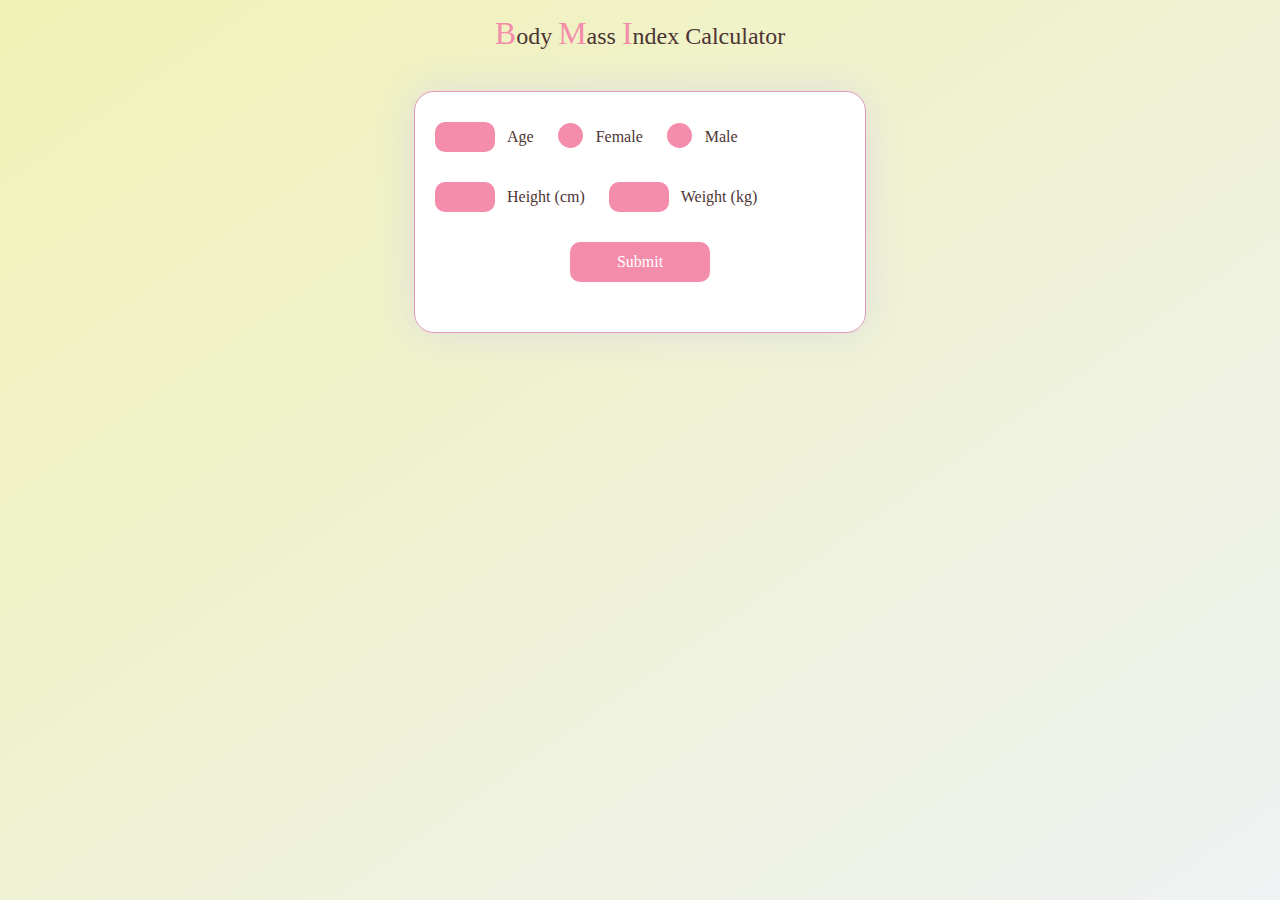
<file: BMICalculator/index.html>
<head>
  <link href="calculator.css" rel="stylesheet" />
</head>
<body>
  <h3><b>B</b>ody <b>M</b>ass <b>I</b>ndex Calculator</h3>
  <form class="form" id="form" onsubmit="return validateForm()">
    <div class="row-one">
      <input
        type="text"
        class="text-input"
        id="age"
        autocomplete="off"
        required
      />
      <p class="text">Age</p>
      <label class="container">
        <input type="radio" name="radio" id="f" />
        <p class="text">Female</p>
        <span class="checkmark"></span>
      </label>
      <label class="container">
        <input type="radio" name="radio" id="m" />
        <p class="text">Male</p>
        <span class="checkmark"></span>
      </label>
    </div>

    <div class="row-two">
      <input
        type="text"
        class="text-input"
        id="height"
        autocomplete="off"
        required
      />
      <p class="text">Height (cm)</p>
      <input
        type="text"
        class="text-input"
        id="weight"
        autocomplete="off"
        required
      />
      <p class="text">Weight (kg)</p>
    </div>
    <button type="button" id="submit">Submit</button>
  </form>
  <script src="calculator.js"></script>
</body>
</file>
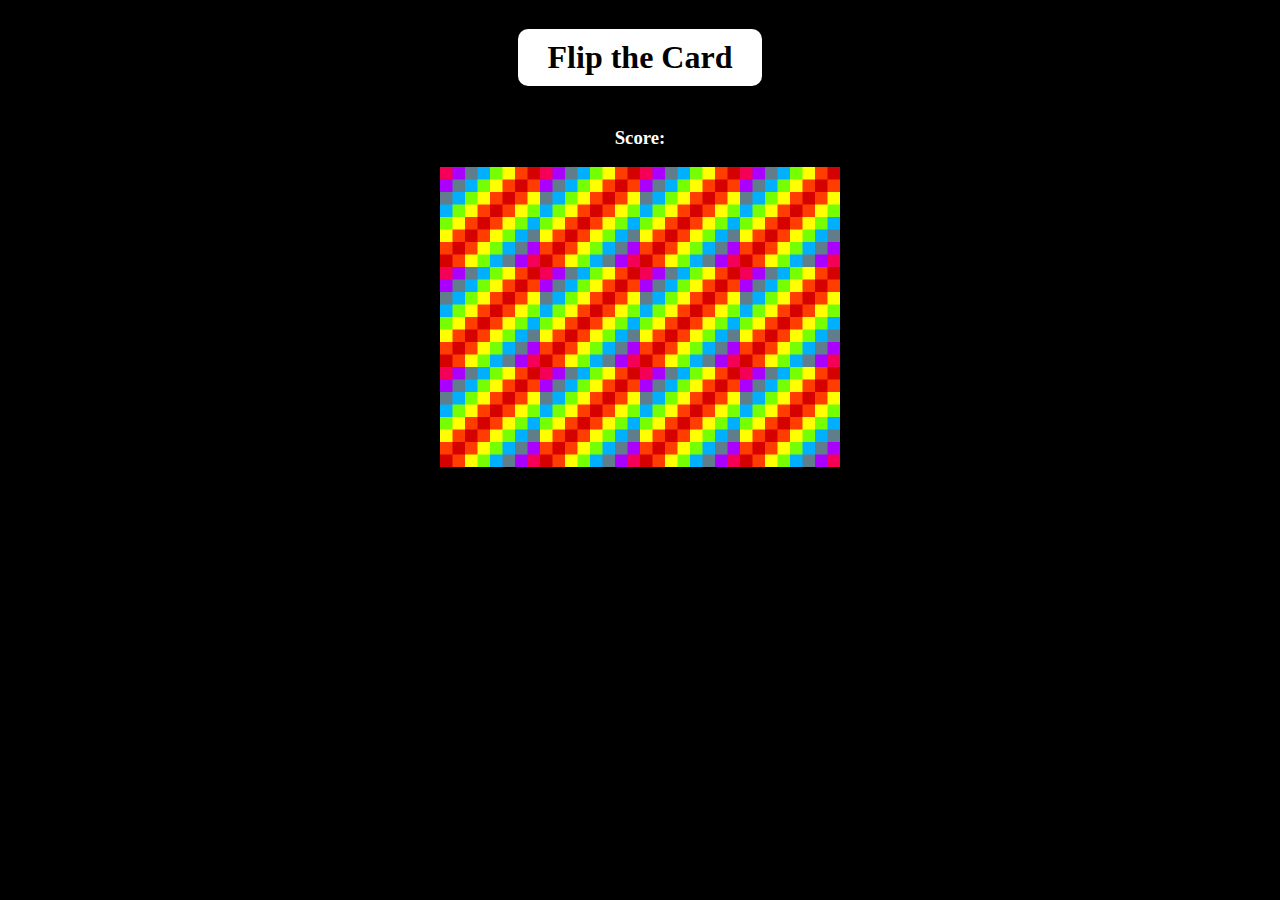
<file: flip the card/index.html>
<!DOCTYPE html>
<html lang="en" dir="ltr">
<head>
  <meta charset="UTF-8">
  <title>Memory Game</title>
  <link rel="stylesheet" href="style.css"></link>
  <script src="app.js" charset="utf-8"></script>
</head>
<body>
  <h1>Flip the Card</h1>

  <h3>Score:<span id="result"></span></h3>

  <div class="grid">
  </div>

</body>
</html>
</file>
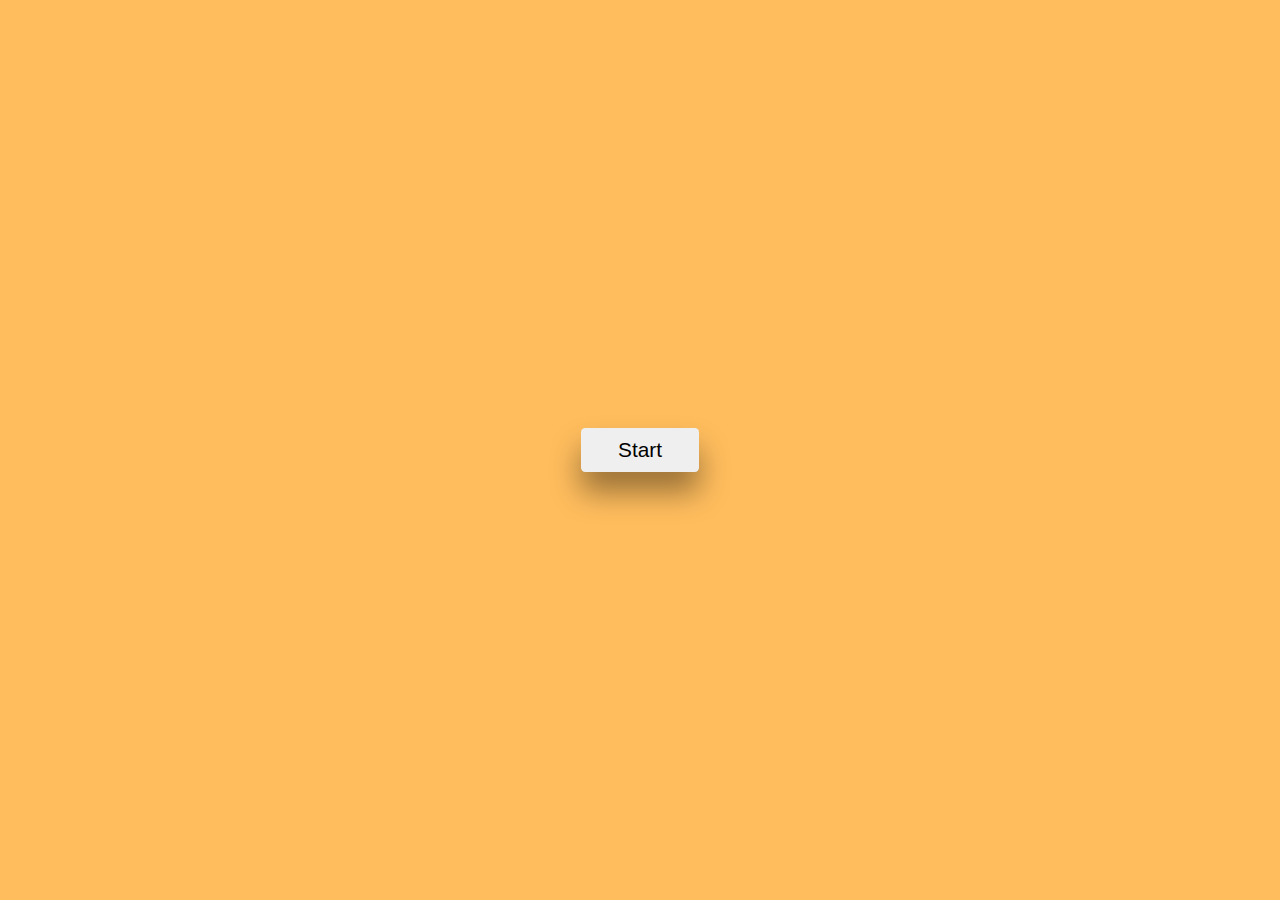
<file: Quiz Webpage/index.html>
<!DOCTYPE html>
<html lang="en">
  <head>
    <!-- Required meta tags -->
    <meta charset="utf-8" />
    <meta name="viewport" content="width=device-width, initial-scale=1" />
    <meta name="viewport" content="width=device-width, initial-scale=1.0, maximum-scale=1.0, user-scalable=no" />

    <!-- CSS -->
    <link rel="stylesheet" href="style quiz.css" />
   

    <title>Quiz App using JavaScript - @code.scientist x @codingtorque</title>
  </head>

  <body>
    <!-- Further code here -->
    <div class="start-screen">
      <button id="start-button">Start</button>
    </div>
    <div id="display-container">
      <div class="header">
        <div class="number-of-count">
          <span class="number-of-question">1 of 10 questions</span>
        </div>
        <div class="timer-div">
          <img src="img/time-png-6175.png" width="30px" height="30px" />
          <span class="time-left">15s</span>
        </div>
      </div>
      <div id="container">
        <!-- questions and options will be displayed here -->
      </div>
      <button id="next-button">Next</button>
    </div>
    <div class="score-container hide">
      <div id="user-score">Demo Score</div>
      <button id="restart">Restart</button>
    </div>
    <script src="script quiz.js"></script>
  </body>
</html>
</file>
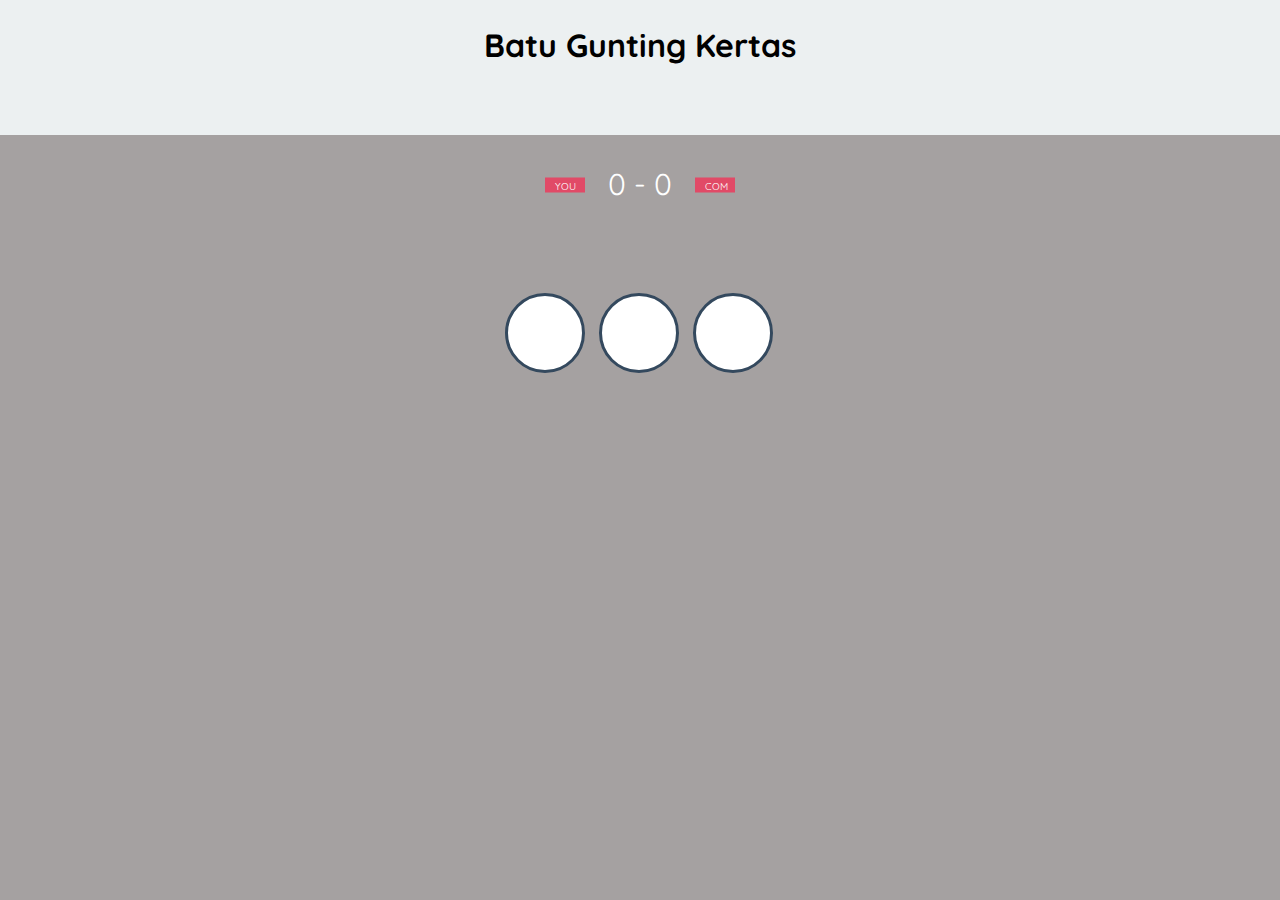
<file: Rock-Papper-Scissors/index.html>
<!DOCTYPE html>
<html>

<head>
	<title>Batu Gunting Kertas</title>
	<link rel="stylesheet" href="https://use.fontawesome.com/releases/v5.6.3/css/all.css"
		integrity="sha384-UHRtZLI+pbxtHCWp1t77Bi1L4ZtiqrqD80Kn4Z8NTSRyMA2Fd33n5dQ8lWUE00s/" crossorigin="anonymous">
	<link rel="stylesheet" type="text/css" href="style.css">
	<link href="https://fonts.googleapis.com/css?family=Quicksand" rel="stylesheet">
</head>

<body>
	<header class="header">
		<h1>Batu Gunting Kertas</h1>
	</header>
	<div class="container">
		<div class="score-container">
			<span class="user">YOU</span>
			<span id="score"></span>
			<span class="com">COM</span>
		</div>
		<div class="buttons">
			<button id="paper" class="bn" onclick="game(this.value)" value="paper"><i
					class="far fa-hand-paper"></i></button>
			<button id="rock" class="bn" onclick="game(this.value)" value="rock"><i
					class="far fa-hand-rock"></i></button>
			<button id="scissors" class="bn" onclick="game(this.value)" value="scissors"><i
					class="far fa-hand-scissors"></i></button>
		</div>
		<div id="challenge">
			<div id="you">
				<div id="YourObject"></div>
				<div class="who">You</div>
			</div>
			<div id="result">
				<p id="who">
					<p>
			</div>
			<div id="com">
				<div id="ComObject"></div>
				<div class="who">Computer</div>
			</div>
		</div>
		<script type="text/javascript" src="main.js"></script>
</body>

</html>
</file>
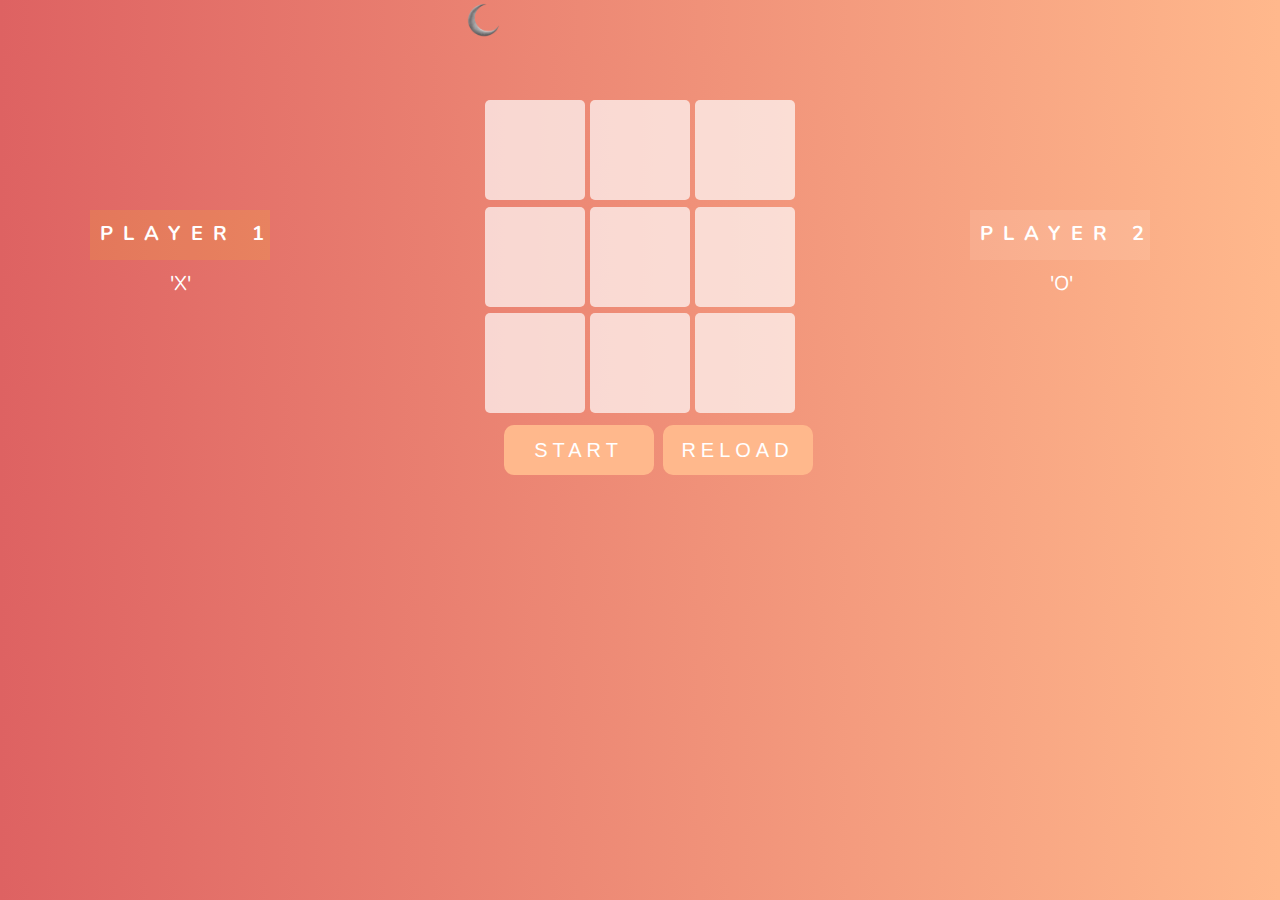
<file: Tic Tac Toe/index.html>
<!DOCTYPE html>
<html lang="en">

<head>
    <meta charset="UTF-8">
    <meta name="viewport" content="width=device-width, initial-scale=1.0">
    <title>Document</title>
    <link href="style.css" rel="stylesheet" />
</head>

<body>
    <!-- <h1>TIC TAC TOE </h1> -->

    <div class="header">
        <img src="./image/moon.png" id="icon">
    </div>
    <div class="container">
        <div class="cell cell--0"></div>
        <div class="cell cell--1"></div>
        <div class="cell cell--2"></div>
        <div class="cell cell--3"></div>
        <div class="cell cell--4"></div>
        <div class="cell cell--5"></div>
        <div class="cell cell--6"></div>
        <div class="cell cell--7"></div>
        <div class="cell cell--8"></div>
    </div>
    <div class="player player--1">PLAYER 1</div>
    <div class="cross">'X'</div>
    <div class="circle">'O'</div>
    <div class="player player--2">PLAYER 2</div>
    <div class="box--1"></div>
    <div class="box--2"></div>
    <div class="winner--1 hidden">👑</div>
    <div class="winner--2 hidden">👑</div>
    <!-- <i class="fa-solid fa-xmark" id="cross"></i> -->
    <!-- <i class="fa-regular fa-circle" id='round'></i> -->
    <button class="btn start--0">START</button>
    <button class="btn reload">RELOAD</button>
    <script src='script.js'></script>
</body>

</html>
</file>
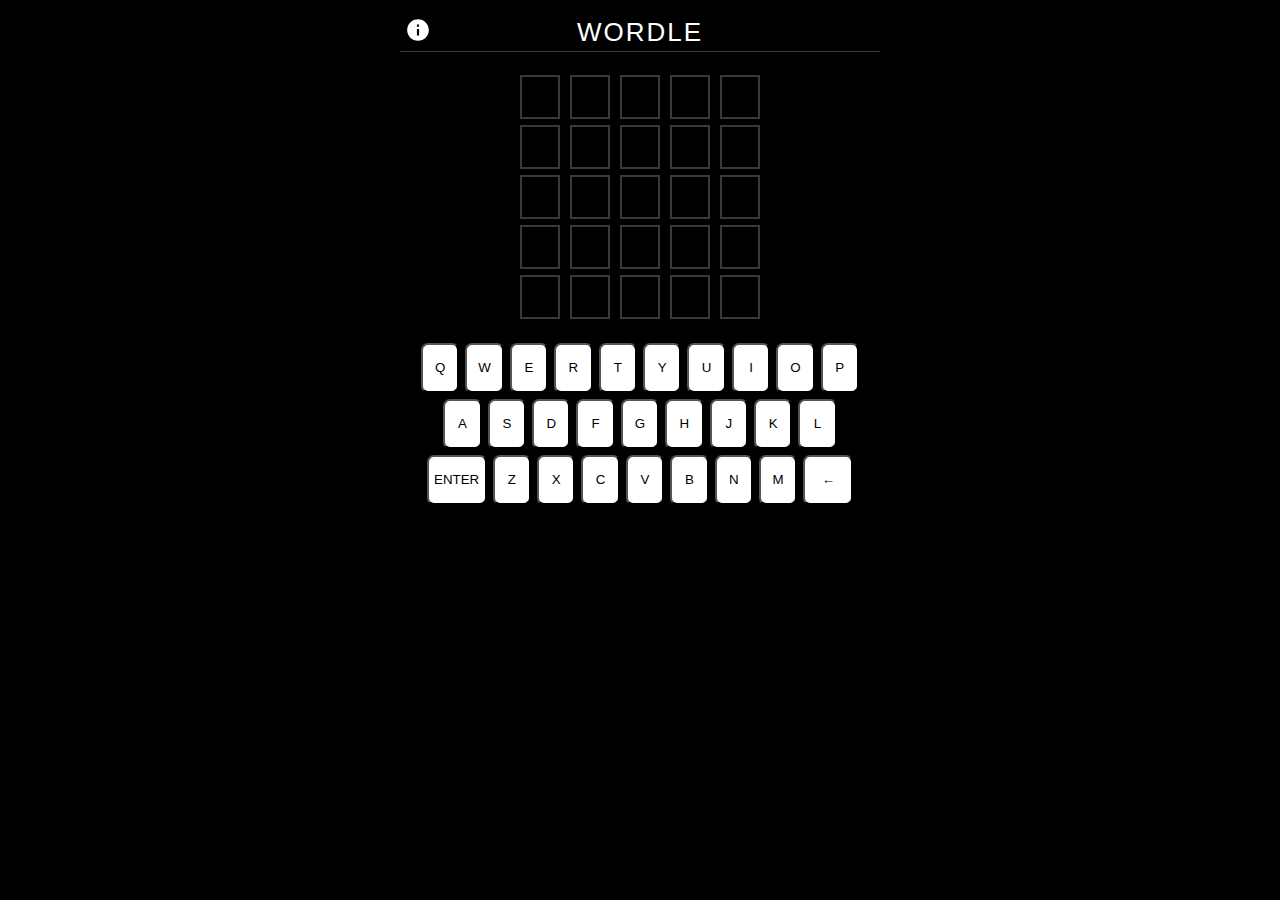
<file: wordle/index.html>
<!DOCTYPE html>
<!-- Coding by CodingLab || www.codinglabweb.com -->
<html lang="en">

<head>
    <meta charset="UTF-8" />
    <meta http-equiv="X-UA-Compatible" content="IE=edge" />
    <meta name="viewport" content="width=device-width, initial-scale=1.0" />
    <title>Wordle game</title>

    <link rel="stylesheet" href="style.css" />
</head>

<body>
    <div class="wrapper">
        <div class="rules" id="rules">
            <div class="x" onclick="closeModal()">
                <svg width="14" height="14" viewBox="0 0 14 14" fill="none" xmlns="http://www.w3.org/2000/svg">
                    <path
                        d="M12.1802 0.25L7 5.43025L1.81977 0.25L0.25 1.81978L5.43023 6.99999L0.25 12.1802L1.81977 13.75L7 8.56977L12.1802 13.75L13.75 12.1802L8.56977 6.99999L13.75 1.81978L12.1802 0.25Z"
                        fill="black" />
                </svg>
            </div>
            <li>Guess the WORDLE in 5 tries.</li>

            <li>
                Each guess must be a valid 5 letter word. Hit the enter button to submit.
            </li>

            <li>
                After each guess, the color of the tiles will change to show how close
                your guess was to the word.
            </li>
            <li>
                If the tile turns green, the letter exists in the word and is in the right
                position.
            </li>
            <li>
                If the tile turns yellow, the letter exists in the word but in a wrong
                position.
            </li>
            <li>If the tile turns gray, the letter doesn't exist in the word.</li>
        </div>
        <h1>
            <svg width="26" height="26" class="i" onclick="openModal()" viewBox="0 0 16 16" fill="none"
                xmlns="http://www.w3.org/2000/svg">
                <path
                    d="M7.99997 1.33333C4.31996 1.33333 1.3333 4.32 1.3333 8C1.3333 11.68 4.31996 14.6667 7.99997 14.6667C11.68 14.6667 14.6666 11.68 14.6666 8C14.6666 4.32 11.68 1.33333 7.99997 1.33333ZM8.66663 11.3333H7.3333V7.33333H8.66663V11.3333ZM8.66663 6H7.3333V4.66667H8.66663V6Z"
                    fill="white" />
            </svg>
            WORDLE
            <!--     <svg width="20" height="20" fill="white" viewBox="0 0 20 20" xmlns="http://www.w3.org/2000/svg" class="svg" onclick="reload()">
          <path d="M4.386 11.82a4.967 4.967 0 005.938 3.386c.147-.037.3.044.344.189l.39 1.284.083.274a.225.225 0 01-.153.281 7.108 7.108 0 01-8.64-4.795 7.108 7.108 0 014.73-8.861 7.108 7.108 0 018.86 4.732l.02.064 1.653.045a.365.365 0 01.364.195v.002a.342.342 0 01.024.056.366.366 0 01-.125.404l-2.842 2.91a.364.364 0 01-.53-.009l-2.735-2.98a.365.365 0 01-.101-.432.365.365 0 01.395-.213l1.651.052c-.974-2.318-3.548-3.536-6.014-2.787a4.967 4.967 0 00-3.312 6.203z"></path>
        </svg> -->
        </h1>
        <div class="flex">
            <div class="box" id="00"></div>
            <div class="box" id="01"></div>
            <div class="box" id="02"></div>
            <div class="box" id="03"></div>
            <div class="box" id="04"></div>
        </div>
        <div class="flex">
            <div class="box" id="10"></div>
            <div class="box" id="11"></div>
            <div class="box" id="12"></div>
            <div class="box" id="13"></div>
            <div class="box" id="14"></div>
        </div>
        <div class="flex">
            <div class="box" id="20"></div>
            <div class="box" id="21"></div>
            <div class="box" id="22"></div>
            <div class="box" id="23"></div>
            <div class="box" id="24"></div>
        </div>
        <div class="flex">
            <div class="toast" id="toast"></div>
            <div class="box" id="30"></div>
            <div class="box" id="31"></div>
            <div class="box" id="32"></div>
            <div class="box" id="33"></div>
            <div class="box" id="34"></div>
        </div>
        <div class="flex">
            <div class="box" id="40"></div>
            <div class="box" id="41"></div>
            <div class="box" id="42"></div>
            <div class="box" id="43"></div>
            <div class="box" id="44"></div>
        </div>
        <div id="keyboard">
            <div class="row">
                <button id="Q">Q</button><button id="W">W</button><button id="E">E</button><button
                    id="R">R</button><button id="T">T</button><button id="Y">Y</button><button id="U">U</button><button
                    id="I">I</button><button id="O">O</button><button id="P">P</button>
            </div>
            <div class="row">
                <div class="spacer half"></div>
                <button id="A">A</button><button id="S">S</button><button id="D">D</button><button
                    id="F">F</button><button id="G">G</button><button id="H">H</button><button id="J">J</button><button
                    id="K">K</button><button id="L">L</button>
                <div class="spacer half"></div>
            </div>
            <div class="row">
                <button id="enter" class="one-and-a-half">enter</button><button id="Z">Z</button><button
                    id="X">X</button><button id="C">C</button><button id="V">V</button><button id="B">B</button><button
                    id="N">N</button><button id="M">M</button><button id="back" class="one-and-a-half">←</button>
            </div>
        </div>
    </div>
    <script src="script.js"></script>

</body>

</html>
</file>
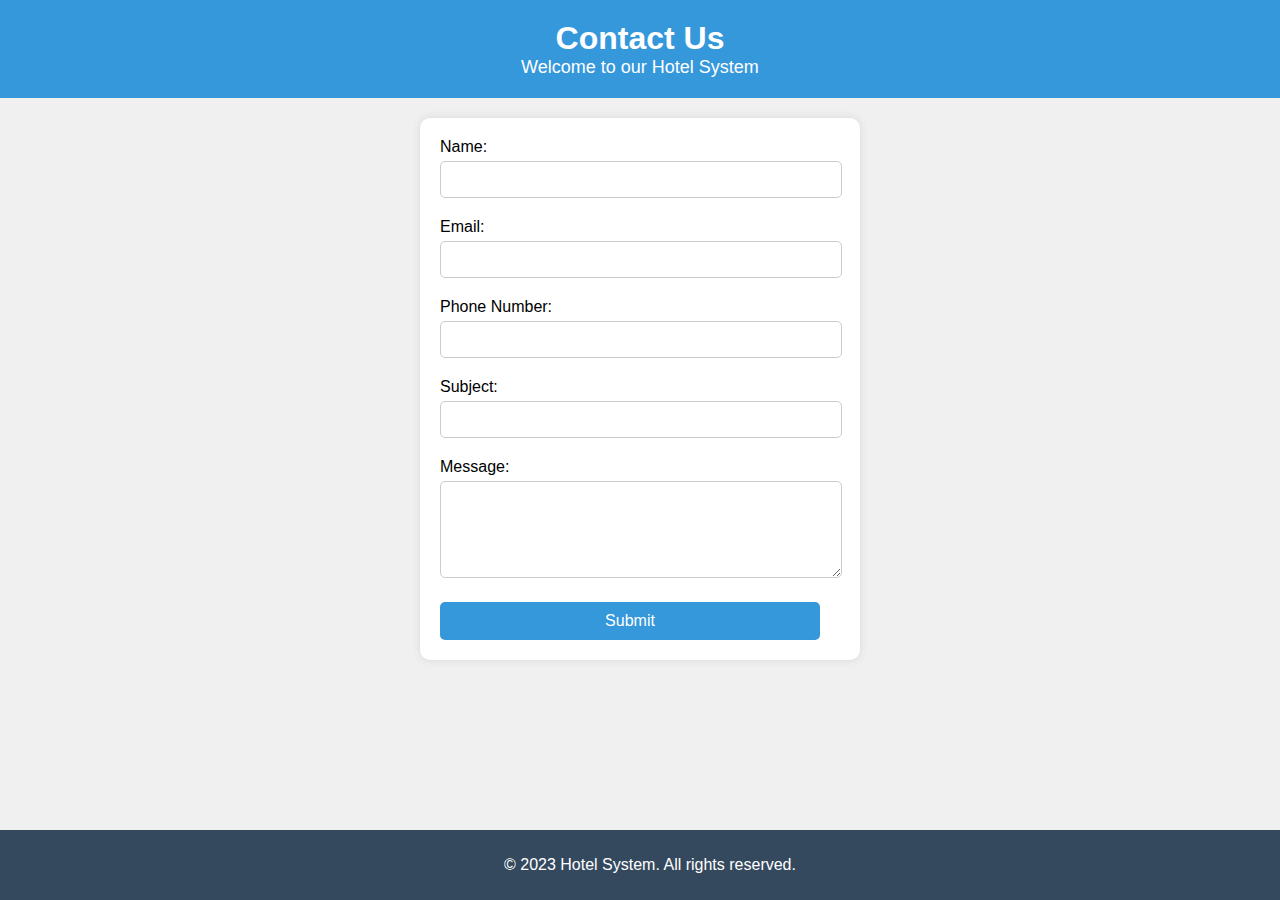
<file: contact.html>
<!DOCTYPE html>
<html lang="en">

<head>
    <meta charset="UTF-8">
    <meta http-equiv="X-UA-Compatible" content="IE=edge">
    <meta name="viewport" content="width=device-width, initial-scale=1.0">
    <link rel="stylesheet" href="style.css">
    <title>Contact Us - Hotel System</title>
</head>

<body>

    <!-- Header -->
    <header>
        <div class="header-content">
            <h1>Contact Us</h1>
            <p>Welcome to our Hotel System</p>
        </div>
    </header>

    <!-- Main Content -->
    <div class="container">
        <form action="#" method="POST">
            <div class="form-group">
                <label for="name">Name:</label>
                <input type="text" id="name" name="name" required>
            </div>
            <div class="form-group">
                <label for="email">Email:</label>
                <input type="email" id="email" name="email" required>
            </div>
            <div class="form-group">
                <label for="phone">Phone Number:</label>
                <input type="tel" id="phone" name="phone" required>
            </div>
            <div class="form-group">
                <label for="subject">Subject:</label>
                <input type="text" id="subject" name="subject" required>
            </div>
            <div class="form-group">
                <label for="message">Message:</label>
                <textarea id="message" name="message" rows="5" required></textarea>
            </div>
            <button type="submit">Submit</button>
        </form>
    </div>

    <!-- Footer -->
    <footer>
        <div class="footer-content">
            <p>&copy; 2023 Hotel System. All rights reserved.</p>
        </div>
    </footer>

</body>

</html>
</file>
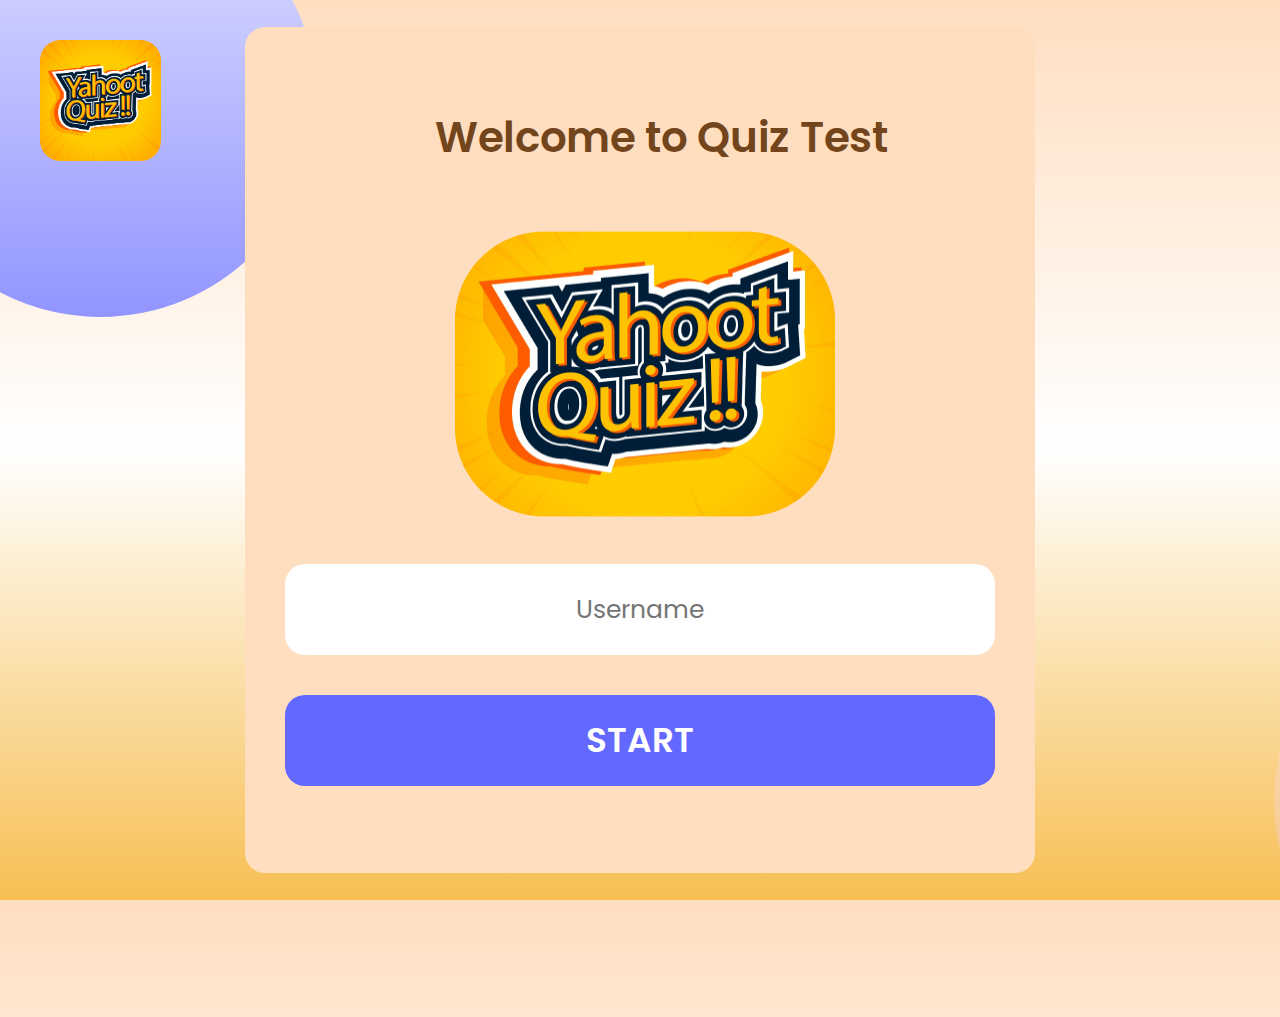
<file: Quiz Webpage/login.html>
<!DOCTYPE html>
<html lang="en" dir="ltr">
    <head>
        <meta charset="UTF-8" />
        <meta http-equiv="X-UA-Compatible" content="ie=edge" />
        <meta name="viewport" content="width=device-width, initial-scale=1.0, maximum-scale=1.0, user-scalable=no">

        <title>Quiz Game</title>
        <link rel="stylesheet" href="login style.css" />
    </head>

    <body>
        <div class="bulet1">
        </div> 
        <div class="bulet2">
        </div>

        <div class="logo2">
            <img src="img/logo awal.png" width="121" height="121">
        </div> 

        <div class="container">
        <div class="form">
        <div class="title">
            Welcome to Quiz Test
        </div>

        <div class="logo1">
            <img src="img/yahoot.png" width="380" height="286">
        </div>   

        <div class="form">
            <form action="index.html" method="get">
            <div class="field">
            <input type="text" name="usr" placeholder="Username" id="username" required>
            </div>
        <div class="field btn">
            <button class="center-button">START</button>
        </div>
    </form>
        </div>
        
       
        </div>
    </body>

</html>
</file>
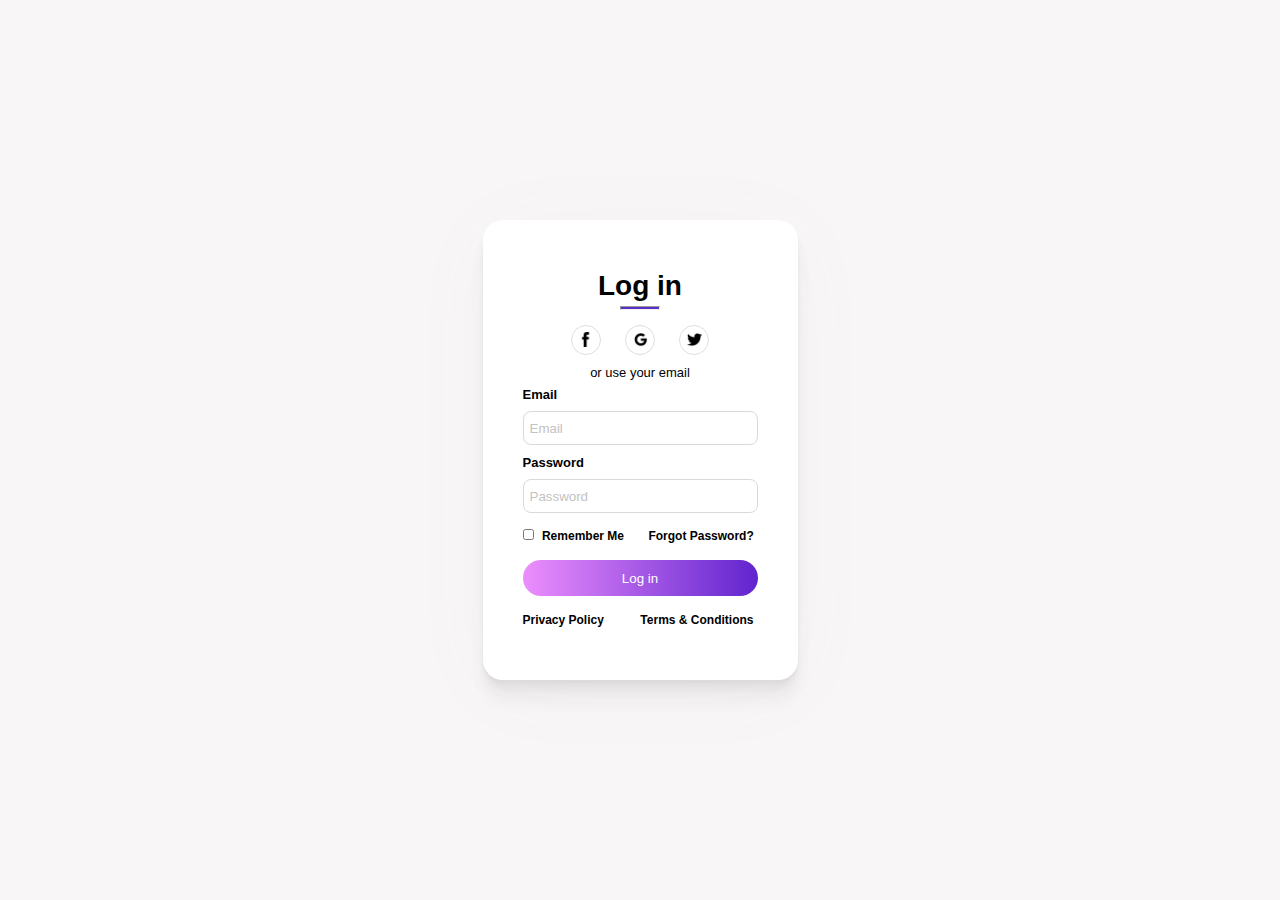
<file: Hotel Booking Website/index_page/login.html>
<!DOCTYPE html>
<html lang="en">
  <head>
    <meta charset="UTF-8" />
    <meta http-equiv="X-UA-Compatible" content="IE=edge" />
    <meta name="viewport" content="width=device-width, initial-scale=1.0" />
    <title>Responsive Login Form</title>
    <link rel="stylesheet" href="style.css" />
  </head>
  <body>
    <div class="main-wrap">
      <div class="outer-wrap">
        <h1>Log in</h1>
        <hr />
        <div class="social-login">
          <a href="#">
            <img class="img" src="images/fb.png" alt="" />
          </a>
          <a href="#">
            <img class="img" src="images/google.png" alt="" />
          </a>
          <a href="#">
            <img class="img" src="images/twitter.png" alt="" />
          </a>
        </div>
        <p>or use your email</p>

        <form action="#" class="form">
          <label for="email">Email</label>
          <br />
          <input type="email" name="email" id="email" placeholder="Email" />
          <br />
          <label for="password">Password</label>
          <br />
          <input
            type="password"
            name="password"
            id="password"
            placeholder="Password"
          />
          <br />
          <input type="checkbox" name="check" id="check" />
          <span class="rm-me">Remember Me</span>
          <a href="#" class="fg-pa">Forgot Password?</a>
          <br />
          <button type="submit" class="btn">Log in</button>
        </form>
        <div class="terms">
          <a href="#">Privacy Policy</a>
          <a href="#">Terms & Conditions</a>
        </div>
      </div>
    </div>
  </body>
</html>
</file>
<file: BMICalculator/calculator.css>
* {
    font-family: Quicksand;
    font-size: 16px;
    color: #4d3434;
}
body {
    margin: 0;
    height: 100vh;
    padding: 0;
    border: 0;
    background: linear-gradient(to bottom right, #F1F2B5, #eef2f3);
}
.form {
    background-color: #fff;
    height: 240px;
    width: 450px;
    border-radius: 20px;
    margin: 20px auto 20px auto;
    display: block;
    border: solid 1px #e199bb;
    box-shadow: 0 0 40px 0 #ddd;
}
.form:hover {
    box-shadow: 0 0 60px 0 #ccc;
    transition: 0.4s;
    transform: scale(1.02);
}
.row-one {
    padding: 20px;
}
.row-two {
    padding: 20px;
}
.text-input {
    width: 60px;
    height: 30px;
    border-radius: 10px;
    background-color: #f48cab;
    border: none;
    outline: none;
    padding: 5px 10px;
    cursor: pointer;
}
.text-input:last-child {
    margin-bottom: 35px;
}
.text-input:hover {
    background-color: #f48cab;
}
#submit {
    border: none;
    border-radius: 10px;
    height: 40px;
    width: 140px;
    background-color: #f48cab;
    color: #fff;
    margin: auto;
    display: block;
    outline: none;
    cursor: pointer;
}
#submit:hover {
    background-color: #f48cab;
}
.text {
    display: inline-block;
    margin: 5px 20px 5px 8px;
}
.row-one {
    padding: 30px 20px 15px 20px;
}
.row-two {
    padding: 15px 20px 30px 20px;
}
.container {
    display: inline-block;
    position: relative;
    padding-left: 30px;
    cursor: pointer;
    user-select: none;
}
.container input {
    position: absolute;
    opacity: 0;
}
.checkmark {
    position: absolute;
    top: 0;
    left: 0;
    height: 25px;
    width: 25px;
    background-color: #f48cab;
    border-radius: 50%;
}
.container:hover input ~ .checkmark {
    background-color: #f48cab;
}
.container input:checked ~ .checkmark {
    background-color: #f48cab;
}
h1 {
    font-size: 30px;
    font-weight: 300;
    text-align: center;
    color: #f48cab;
    padding-top: 15px;
    display: block;
}
h2 {
    font-size: 22px;
    font-weight: 300;
    text-align: center;
}
h3 {
    font-size: 24px;
    font-weight: 300;
    text-align: center;
    padding: 15px;
}
h3 b {
    font-size: 32px;
    font-weight: 300;
    color: #f48cab;
}
.checkmark:after {
    content: "";
    position: absolute;
    display: none;
}
.container input:checked ~ .checkmark:after {
    display: block;
}
.container .checkmark:after {
    left: 9px;
    top: 5px;
    width: 5px;
    height: 10px;
    border: solid white;
    border-width: 0 2px 2px 0;
    transform: rotate(45deg);
}
</file>
<file: flip the card/style.css>
body{
  background: #000;
  color: white;
  display: flex;
  flex-direction: column;
  justify-content: center;
  align-items: center;
}

h1{
  background: white;
  color: black;
  padding: 10px 30px;
  border-radius: 10px;
}

.grid {
  display: flex;
  flex-wrap: wrap;
  width: 400px;
  height: 300px;
}
</file>
<file: Quiz Webpage/style quiz.css>
* {
    padding: 0;
    margin: 0;
    box-sizing: border-box;
    font-family: "Poppins", sans-serif;
}

body {
    position: center;
    width: 120px;
    height: 100px;
    background: #FFBD5D;
}

.start-screen,
.score-container {
    position: absolute;
    top: 0;
    width: 100%;
    height: 100%;
    display: flex;
    flex-direction: column;
    align-items: center;
    justify-content: center;
}

button {
    border: none;
    outline: none;
    cursor: pointer;
}

#start-button,
#restart {
    font-size: 1.3em;
    padding: 0.5em 1.8em;
    border-radius: 0.2em;
    box-shadow: 0 20px 30px rgba(0, 0, 0, 0.4);
}

#restart {
    margin-top: 0.9em;
}

#display-container {
    background-color: #ffffff;
    padding: 3.1em 1.8em;
    width: 80%;
    max-width: 37.5em;
    margin: 0 auto;
    position: absolute;
    transform: translate(-50%, -50%);
    top: 50%;
    left: 50%;
    border-radius: 0.6em;
}

.header {
    margin-bottom: 1.8em;
    display: flex;
    justify-content: space-between;
    align-items: center;
    padding-bottom: 0.6em;
    border-bottom: 0.1em solid #c0bfd2;
}

.timer-div {
    background-color: #6369FF;
    width: 7.5em;
    border-radius: 1.8em;
    display: flex;
    align-items: center;
    justify-content: space-between;
    padding: 0.7em 1.8em;
}

.question {
    margin-bottom: 1.25em;
    font-weight: 600;
}

.option-div {
    font-size: 0.9em;
    width: 100%;
    padding: 1em;
    margin: 0.3em 0;
    text-align: left;
    outline: 4px;
    background: #FDECC1;
    border: 3px solid #c0bfd2;
    border-radius: 12px;
}

.option-div:disabled {
    color: #000000;
    cursor: not-allowed;
}

#next-button {
    font-size: 1em;
    margin-top: 1.5em;
    background-color: #8754ff;
    color: #ffffff;
    padding: 0.7em 1.8em;
    border-radius: 0.3em;
    float: right;
    box-shadow: 0px 20px 40px rgba(0, 0, 0, 0.3);
}

.hide {
    display: none;
}

.incorrect {
    background-color: #FFCFD8;
    color: #F01F45;
    border-color: #F01F45;
}

.correct {
    background-color: #D0FFD5;
    color: #52F562;
    border-color: #52F562;
}

#user-score {
    font-size: 1.5em;
    color: #ffffff;
}
</file>
<file: Rock-Papper-Scissors/style.css>
html,
body {
	height: 100%;
}

body {
	margin: 0;
	padding: 0;
	font-family: 'Quicksand', sans-serif;
}

header {
	width: 100%;
	height: 15%;
	padding-top: 25px;
	background-color: #ecf0f1;
	box-sizing: border-box;
}

header h1 {
	text-align: center;
	margin: 0;
}

.container {
	position: relative;
	height: 85%;
	width: 100%;
	box-sizing: border-box;
	padding: 30px;
	background-color: #a5a1a1;
}

.score-container {
	position: relative;
	margin: 0 auto;
	width: 150px;
	height: 40px;
	color: white;
}

#score {
	position: absolute;
	text-align: center;
	font-size: 30px;
	width: 100%;
}

.user {
	position: absolute;
	left: 0;
	top: 50%;
	transform: translate(-50%, -50%);
	background-color: #e14a67;
	width: 40px;
	height: 15px;
	font-size: 10px;
	padding: 2px 10px;
	box-sizing: border-box;
}

.com {
	position: absolute;
	right: 0;
	top: 50%;
	transform: translate(50%, -50%);
	background-color: #e14a67;
	width: 40px;
	height: 15px;
	font-size: 10px;
	padding: 2px 10px;
	box-sizing: border-box;
}

.buttons {
	width: 280px;
	position: absolute;
	top: 20%;
	left: 50%;
	transform: translateX(-50%);
}

.bn {
	width: 80px;
	height: 80px;
	margin: 5px;
	border: 3px solid #34495e;
	border-radius: 50%;
	color: #34495e;
	font-size: 40px;
	background-color: white;
	cursor: pointer;
	outline: none;
	transition: .3s;
}

.bn:hover {
	background-color: #34495e;
	border-color: white;
	color: white;
}

#challenge {
	position: absolute;
	top: 43%;
	left: 50%;
	transform: translateX(-50%);
	width: 540px;
	height: 40%;
	display: none;
}

#you {
	position: relative;
	width: 37.5%;
	font-size: 50px;
}

#com {
	position: relative;
	width: 37.5%;
	font-size: 50px;
}

#YourObject {
	position: absolute;
	top: 45%;
	left: 50%;
	transform: translate(-50%, -50%);
	width: 110px;
	height: 110px;
	font-size: 50px;
	padding-top: 20px;
	border: 3px solid #34495e;
	border-radius: 50%;
	color: #34495e;
	background-color: white;
	box-sizing: border-box;
	text-align: center;
}

#ComObject {
	position: absolute;
	top: 45%;
	left: 50%;
	transform: translate(-50%, -50%);
	width: 110px;
	height: 110px;
	font-size: 50px;
	padding-top: 20px;
	border: 3px solid #34495e;
	border-radius: 50%;
	color: #34495e;
	background-color: white;
	box-sizing: border-box;
	text-align: center;
}

#result {
	position: relative;
	width: 25%;
}

#result p {
	position: absolute;
	top: 45%;
	left: 50%;
	transform: translate(-50%, -50%);
	color: white;
	font-size: 30px;
	width: 100%;
	margin: 0;
	text-align: center;
}

.who {
	position: absolute;
	bottom: 5%;
	left: 50%;
	transform: translateX(-50%);
	color: white;
	font-size: 30px;
}

.green {
	width: 70px;
	height: 70px;
	margin: 5px;
	border: 3px solid green;
	box-shadow: 0 0 10px green;
	border-radius: 50%;
	color: #34495e;
	font-size: 35px;
	background-color: white;
	cursor: pointer;
	outline: none;
	transition: .3s;
}

.red {
	width: 70px;
	height: 70px;
	margin: 5px;
	border: 3px solid red;
	box-shadow: 0 0 10px red;
	border-radius: 50%;
	color: #34495e;
	font-size: 35px;
	background-color: white;
	cursor: pointer;
	outline: none;
	transition: .3s;
}

.gray {
	width: 70px;
	height: 70px;
	margin: 5px;
	border: 3px solid #292928;
	box-shadow: 0 0 10px #292928;
	border-radius: 50%;
	color: #34495e;
	font-size: 35px;
	background-color: white;
	cursor: pointer;
	outline: none;
	transition: .3s;
}
</file>
<file: Tic Tac Toe/style.css>
@import url("https://fonts.googleapis.com/css2?family=Nunito&display=swap");
* {
  margin: 0;
  padding: 0;
}

:root{
   --primary-color:#de6262;
  --secondary-color:#ffb88c; 
}

.dark-theme{
  --primary-color:black;
  --secondary-color:grey;
}

body {
  font-family: "Nunito", sans-serif;
  display: flex;
  justify-content: center;
  /* align-self: center; */
  /* background-color: black; */
  background: linear-gradient(to right, var(--primary-color), var(--secondary-color));
}
h1 {
  position: absolute;
  top: 20px;
  font-size: 50px;
  color: white;
  letter-spacing: 10px;
  /* border: 2px solid white; */
}
.container {
  position: absolute;
  width: 320px;
  height: 320px;
  display: flex;
  justify-content: space-evenly;
  flex-wrap: wrap;
  /* border: 2px solid white; */
}
.cell {
  position: relative;
  top: 100px;
  width: 100px;
  height: 100px;
  /* background-color: #dafffb; */
  background-color: white;
  filter: opacity(85%);
  opacity: 80%;
  border-radius: 5px;
  text-align: center;
  line-height: 100px;
  cursor: pointer;
}
.cell:hover {
  filter: drop-shadow(0 0 0.75rem crimson);
}
.player {
  font-size: 20px;
  font-weight: 700;
  letter-spacing: 10px;
  color: white;
}
.player--1 {
  position: absolute;
  left: 100px;
  top: 220px;
}
.player--2 {
  position: absolute;
  left: 980px;
  top: 220px;
}
.cross {
  position: absolute;
  left: 170px;
  top: 270px;
  font-size: 20px;
  color: white;
}
.circle {
  position: absolute;
  left: 1050px;
  top: 270px;
  font-size: 20px;
  color: white;
}
.box--1 {
  position: absolute;
  left: 90px;
  top: 210px;
  width: 180px;
  height: 50px;
  background-color: yellow;
  filter: opacity(10%);
  z-index: -1;
}
.box--2 {
  position: absolute;
  left: 970px;
  top: 210px;
  width: 180px;
  height: 50px;
  background-color: white;
  filter: opacity(10%);
  z-index: -1;
}
.btn {
  position: relative;
  top: 420px;
  width: 150px;
  height: 50px;
  border: none;
  border-radius: 10px;
  background-color: var(--secondary-color);
  font: sans-serif;
  font-size: 20px;
  letter-spacing: 5px;
  color: white;
  margin-right: 4px;
  margin-top: 5px;
  cursor: pointer;
}
.reload {
  margin-left: 5px;
}
.btn:hover {
  background-color: #ffdd83;
  /* filter: drop-shadow(0 0 0.5rem orange); */
}

#cross #round {
  font-size: 100px;
}
.hidden {
  opacity: 0%;
}

/* .win {
  filter: drop-shadow(0 0 0.5rem #f8de22);
  opacity: 70%;
} */

.winner--1 {
  position: absolute;
  top: 180px;
  left: 90px;
  font-size: 30px;
}
.winner--2 {
  position: absolute;
  top: 180px;
  left: 970px;
  font-size: 30px;
}
.hidden {
  opacity: 0%;
  z-index: 1;
}

#icon{
  width: 40px;
  cursor: pointer;
}
</file>
<file: wordle/style.css>
h1 {
    font-family: "Clear Sans", "Helvetica Neue", Arial, sans-serif;
    font-size: 26px;
    color: white;
    font-weight: 500;
    letter-spacing: 2px;
    word-spacing: 0px;
    text-align: center;
    padding-bottom: 3px;
    border-bottom: 1px solid #3a3a3c;
  }
  body {
    background-color: black;
  }
  .rules{
    position:absolute;
    max-width:320px;
    left:50px;
    top:40px;
    padding:20px;
    border-radius:16px;
    background-color: white;
    box-shadow:1px 1px 10px #CCC;
    opacity: 0;
    transition: opacity 1.2s ease-out;
  }
  .x{
    font-family: "Clear Sans", "Helvetica Neue", Arial, sans-serif;
    font-size: 18px;
    position:absolute;
    right:12px;
    top:3px;
    cursor:pointer;
  }
  .opacity{
    opacity:0.8;
    transition: all 1.2s ease-out;
  }
  li{
   font-family: "Clear Sans", "Helvetica Neue", Arial, sans-serif;
    font-size: 15px;
    line-height:20px;
  }
  .wrapper {
    max-width: 480px;
    margin: auto;
    position: relative;
  }
  .i{
    position:absolute;
    left:5px;
      cursor:pointer;
  }
  .toast {
    box-shadow:1px 1px 10px #CCC;
    font-family: "Clear Sans", "Helvetica Neue", Arial, sans-serif;
    font-size: 17px;
    position: absolute;
    top: 32%;
    width: 230px;
    background-color: white;
    padding: 6px;
    opacity: 0;
    border-radius: 5px;
    cursor:pointer;
    transition: all 1.2s ease-out;
  }
  .box {
    width: 20%;
    height: 80%;
    border: 2px solid #3a3a3c;
    font-weight: 600;
    margin: 5px;
    color: white;
    display: flex;
    align-items: center;
    justify-content: center;
    font-family: "Clear Sans", "Helvetica Neue", Arial, sans-serif;
    font-size: 20px;
    background-color: "black"
  }
  .flex {
    width: 250px;
    height: 50px;
    display: flex;
    justify-content: items-center;
    margin: auto;
    text-align: center;
  }
  #keyboard {
    margin: auto;
    min-width: 465px;
    margin-top: 20px;
    text-align: center;
  }
  @media screen and (max-width: 450px) {
    #keyboard {
     width: 100%;
      min-width:100%;
    }
    button{
      font-size:14px !important;
    height: 40px !important;
    }
    #enter {
    width: 50px !important;
  }
  #back {
    width: 30px !important;
  }
  }
  button {
    cursor:pointer;
    width: 8%;
    height: 50px;
    margin: 3px;
    text-align: center;
    padding: 0;
    border-radius: 7px;
    text-transform: uppercase;
    background-color: white;
  }
  #enter {
    width: 60px;
  }
  #back {
    width: 50px;
  }
  .gray{
    background-color:#3a3a3c;
    transition: all 1.2s ease-out;
  }
  .green{
     background-color: #538d4e !important;
    transition: all 1.2s ease-out;
  }
  .yellow{
    background-color:#b59f3b;
    transition: all 1.2s ease-out;
  }
  .svg{
    margin-left:10px;
    cursor:pointer;
  }
</file>
<file: style.css>
body {
    font-family: Arial, sans-serif;
    background-color: #f0f0f0;
    margin: 0;
    padding: 0;
}

/* Header */
header {
    background-color: #3498db;
    color: white;
    padding: 20px;
    text-align: center;
}

.header-content h1 {
    margin: 0;
}

.header-content p {
    margin: 0;
    font-size: 18px;
}

/* Main Content */
.container {
    background-color: #fff;
    padding: 20px;
    border-radius: 10px;
    box-shadow: 0 0 10px rgba(0, 0, 0, 0.1);
    max-width: 400px;
    width: 100%;
    margin: 20px auto;
}

.form-group {
    margin-bottom: 10px;
}

.form-group label {
    display: block;
    margin-bottom: 5px;
}

.form-group input,
.form-group textarea {
    width: calc(100% - 20px);
    padding: 10px;
    border-radius: 5px;
    border: 1px solid #ccc;
    margin-bottom: 10px;
}

form textarea {
    resize: vertical;
}

button[type="submit"] {
    width: calc(100% - 20px);
    padding: 10px;
    border: none;
    background-color: #3498db;
    color: white;
    font-size: 16px;
    cursor: pointer;
    border-radius: 5px;
}

button[type="submit"]:hover {
    background-color: #2980b9;
}

/* Footer */
footer {
    background-color: #34495e;
    color: white;
    text-align: center;
    padding: 10px;
    position: fixed;
    bottom: 0;
    width: 100%;
}
</file>
<file: Quiz Webpage/login style.css>
@import url('https://fonts.googleapis.com/css?family=Poppins:400,500,600,700&display=swap');
* {
  margin: 0;
  padding: 0;
  box-sizing: border-box;
  font-family: 'Poppins', sans-serif;
}

html,
body {
  display: grid;
  height: 100%;
  width: 100%;
  place-items: center;
  background: linear-gradient(#ffdec0, #ffffff, #f7bf53 100%);
  /* background: linear-gradient(180deg, #e0e1ff 0%, #9195ff 100%) */
}

.container {
  display: flex;
  flex-direction: column;
  justify-content: center;
  align-items: center;
  padding: 70px 40px;
  gap: 70px;

  position: absolute;
  width: 790px;
  height: 846.81px;
  left: calc(50% - 790px / 2);
  top: calc(50% - 846.81px / 2);

  background: #ffdec0;
  border-radius: 20px;
}

.title {
  width: 468px;
  height: 48px;

  font-family: 'Poppins';
  font-style: normal;
  font-weight: 600;
  font-size: 42px;
  line-height: 63px;
  display: flex;
  align-items: center;
  margin-left: 150px;
  margin-bottom: 70px;

  color: #73451c;

  flex: none;
  order: 0;
  flex-grow: 0;
}
input {
  display: flex;
  flex-direction: row;
  align-items: flex-start;
  padding: 20px 40px;
  gap: 10px;

  text-align: center;
  font-family: 'Poppins';
  font-style: normal;
  font-weight: 400;
  font-size: 50px;

  width: 710px;
  height: 91px;

  background: #ffffff;
  border-radius: 20px;
  font-size: 25px;
  border: none;

  flex: none;
  order: 0;
  flex-grow: 0;
}

.logo1 {
  border-radius: 60px;
  flex: none;
  order: 1;
  flex-grow: 0;
  margin-left: 170px;
  margin-bottom: 40px;
  background-color: rgba(255, 255, 255, 0);
}

.logo2 {
  position: absolute;
  width: 121px;
  height: 121px;
  left: 40px;
  top: 40px;
  border-radius: 50%;
}

button {
  display: flex;
  flex-direction: row;
  justify-content: center;
  align-items: center;
  padding: 20px 40px;
  gap: 10px;
  font-size: 16px;
  margin-top: 40px;
  border: none;

  font-family: 'Poppins';
  font-style: normal;
  font-weight: 600;
  font-size: 34.25px;
  color: #ffffff;

  width: 710px;
  height: 91px;

  background: #6369ff;
  border-radius: 20px;

  flex: none;
  order: 1;
  align-self: stretch;
  flex-grow: 0;
}

.bulet1 {
  border-radius: 50%;
  position: absolute;
  width: 433px;
  height: 433px;
  left: -116px;
  top: -116px;
  background: linear-gradient(180deg, #e0e1ff 0%, #9195ff 100%);
}

.bulet2 {
  border-radius: 50%;
  position: absolute;
  margin-left: 1700px;
  width: 433px;
  height: 433px;
  margin-top: 700px;
  background: linear-gradient(180deg, #fdecc1 0%, #f4b47a 100%);
}
</file>
<file: Hotel Booking Website/index_page/style.css>
*{
    margin: 0px;
    padding: 0px;
    box-sizing: border-box;
    font-family: Arial, Helvetica, sans-serif;
}
.main-wrap{
    display: flex;
    justify-content: center;
    align-items: center;
    background: rgb(248, 246, 246);
    height: 100vh;
    width:100%;
}
.main-wrap .outer-wrap{
    width:315px;
    height:460px;
    background: #fff;
    border-radius: 20px;
    box-shadow:
        0 2.8px 2.2px rgba(116, 114, 114, 0.034),
        0 6.7px 5.3px rgba(116, 114, 114, 0.034),
        0 10.5px 8px rgba(116, 114, 114, 0.034),
        0 20.3px 15.9px rgba(116, 114, 114, 0.034),
        0 21.8px 18.4px rgba(116, 114, 114, 0.034),
        0 10px 90px rgba(136, 134, 134, 0.034)
        ;
    text-align: center;
    padding: 50px 40px;
}
h1{
    font-size: 28px;
}
hr{
    width:40px;
    background-color: #5730c5;
    margin: auto;
    margin-top: 4px;
    height: 4px;
}
.social-login{
    margin-top:5px;
}
.social-login a{
    width:30px;
    height:30px;
    border-radius: 40px;
    border: 1px solid #dfdede;
    margin:10px;
    text-decoration: none;
    padding: 6px;
    display: inline-block;
}
.social-login a img{
    width:15px;
    height:15px;
}
p{
    font-size: 13px;
    font-weight: 500;
    margin-bottom: 5px;
}
.form{
    text-align: left;
}
.form label{
    font-size: 13px;
    font-weight: 600;
}
.form input{
    width: 100%;
    height: 34px;
    border: 1px solid #dbd8d8;
    border-radius: 8px;
    padding-left:6px;
    margin:8px 0px;
}
.form input:focus{
    border: 1px solid #cac8c8;
    outline: none;
    background: #faf9f9;
}
.form input::placeholder{
    color: #c4c2c2;
}
.form input[type="checkbox"]{
    height: 11px;
    width: 11px;
    background-color: #b9b8b8;
}
.rm-me{
    font-size: 12px;
    font-weight: 600;
    margin-left: 4px;
}
.fg-pa{
    text-decoration: none;
    font-size: 12px;
    font-weight: 600;
    color: #000000;
    margin-left:20px;
}
.fg-pa:hover{
    border-bottom: 2px solid #802ddf;
}
.btn{
    height:36px;
    width:100%;
    border-radius: 20px;
    background: linear-gradient(to right,#ec8efd, #6024ce);
    border: none;
    color: #fff;
    cursor: pointer;
    margin-top: 12px;
}
.terms{
    width: 100%;
    margin-top: 14px;
    text-align: left;
}
.terms a{
    text-decoration: none;
    color:#000;
    font-weight: 600;
    font-size: 12px;
}
.terms a:last-of-type{
    margin-left: 32px;
}
.terms a:hover{
    border-bottom: 2px solid #802ddf;
}
</file>
